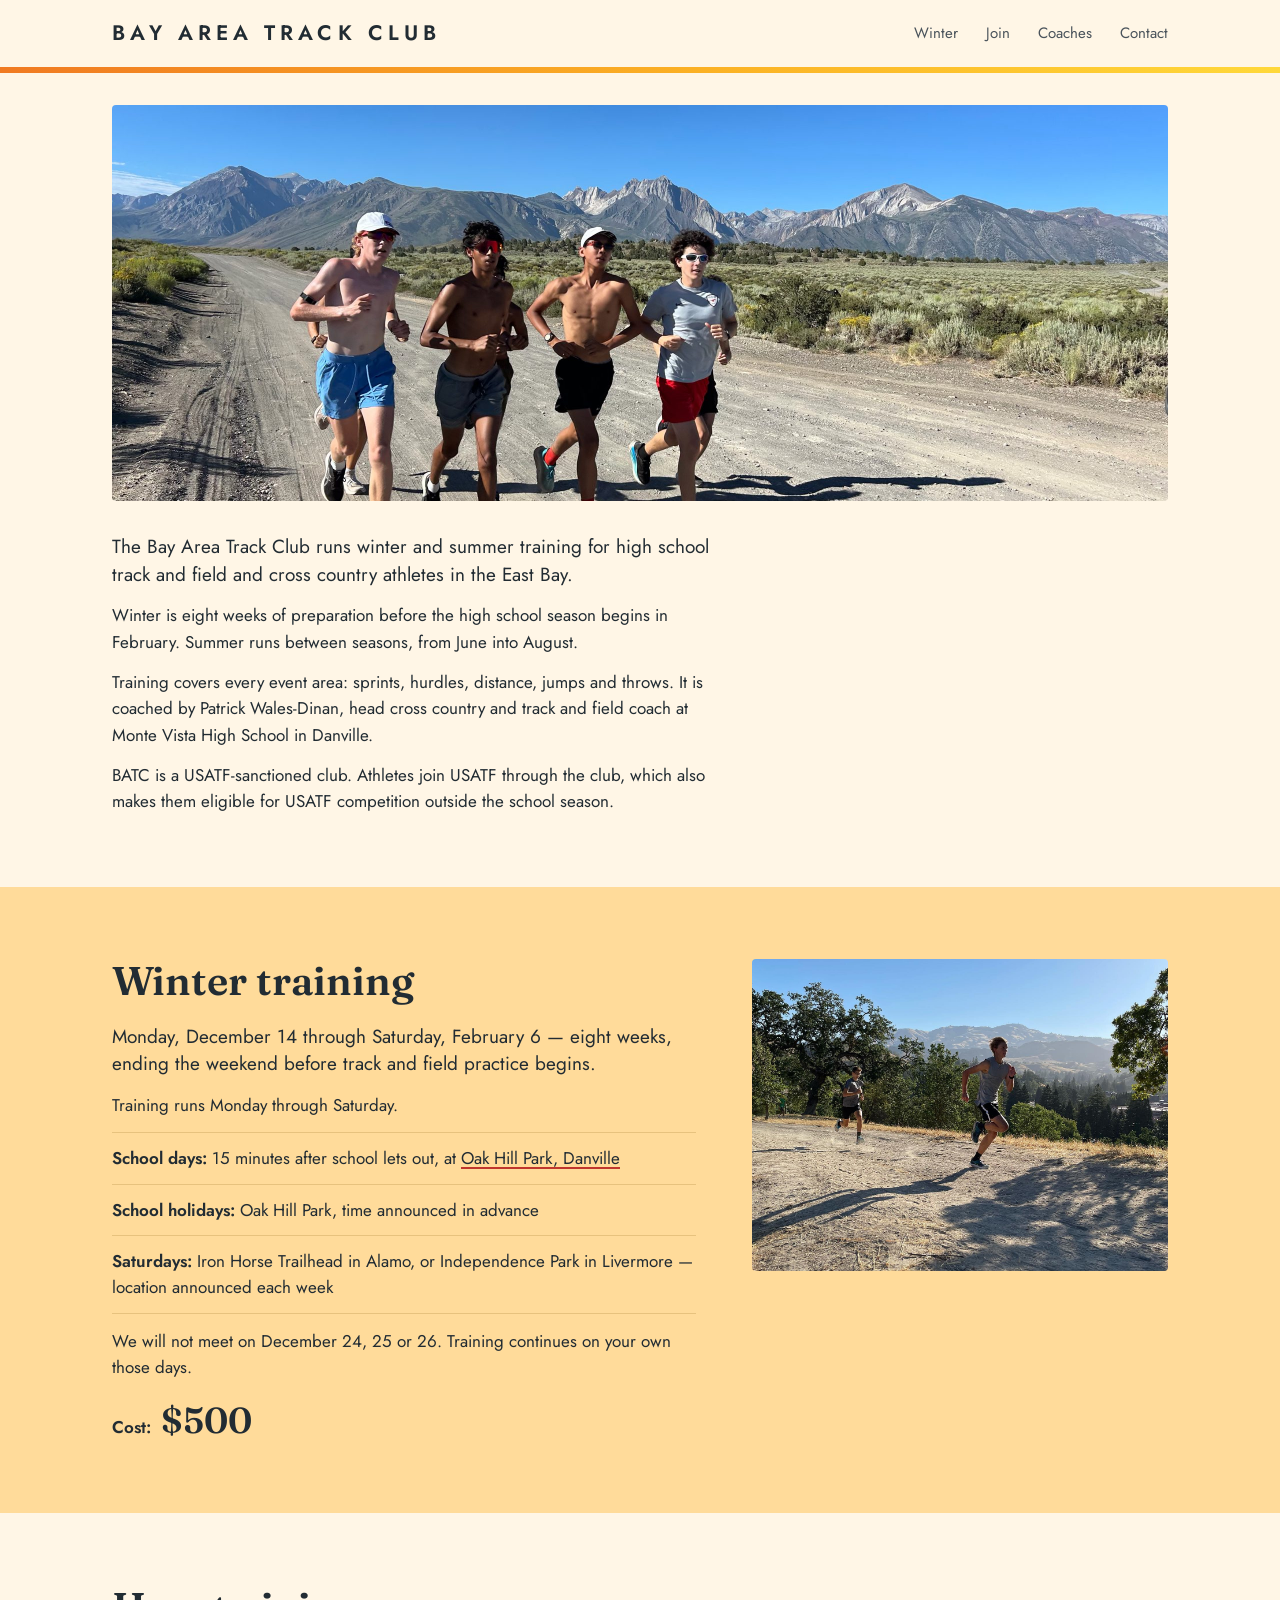
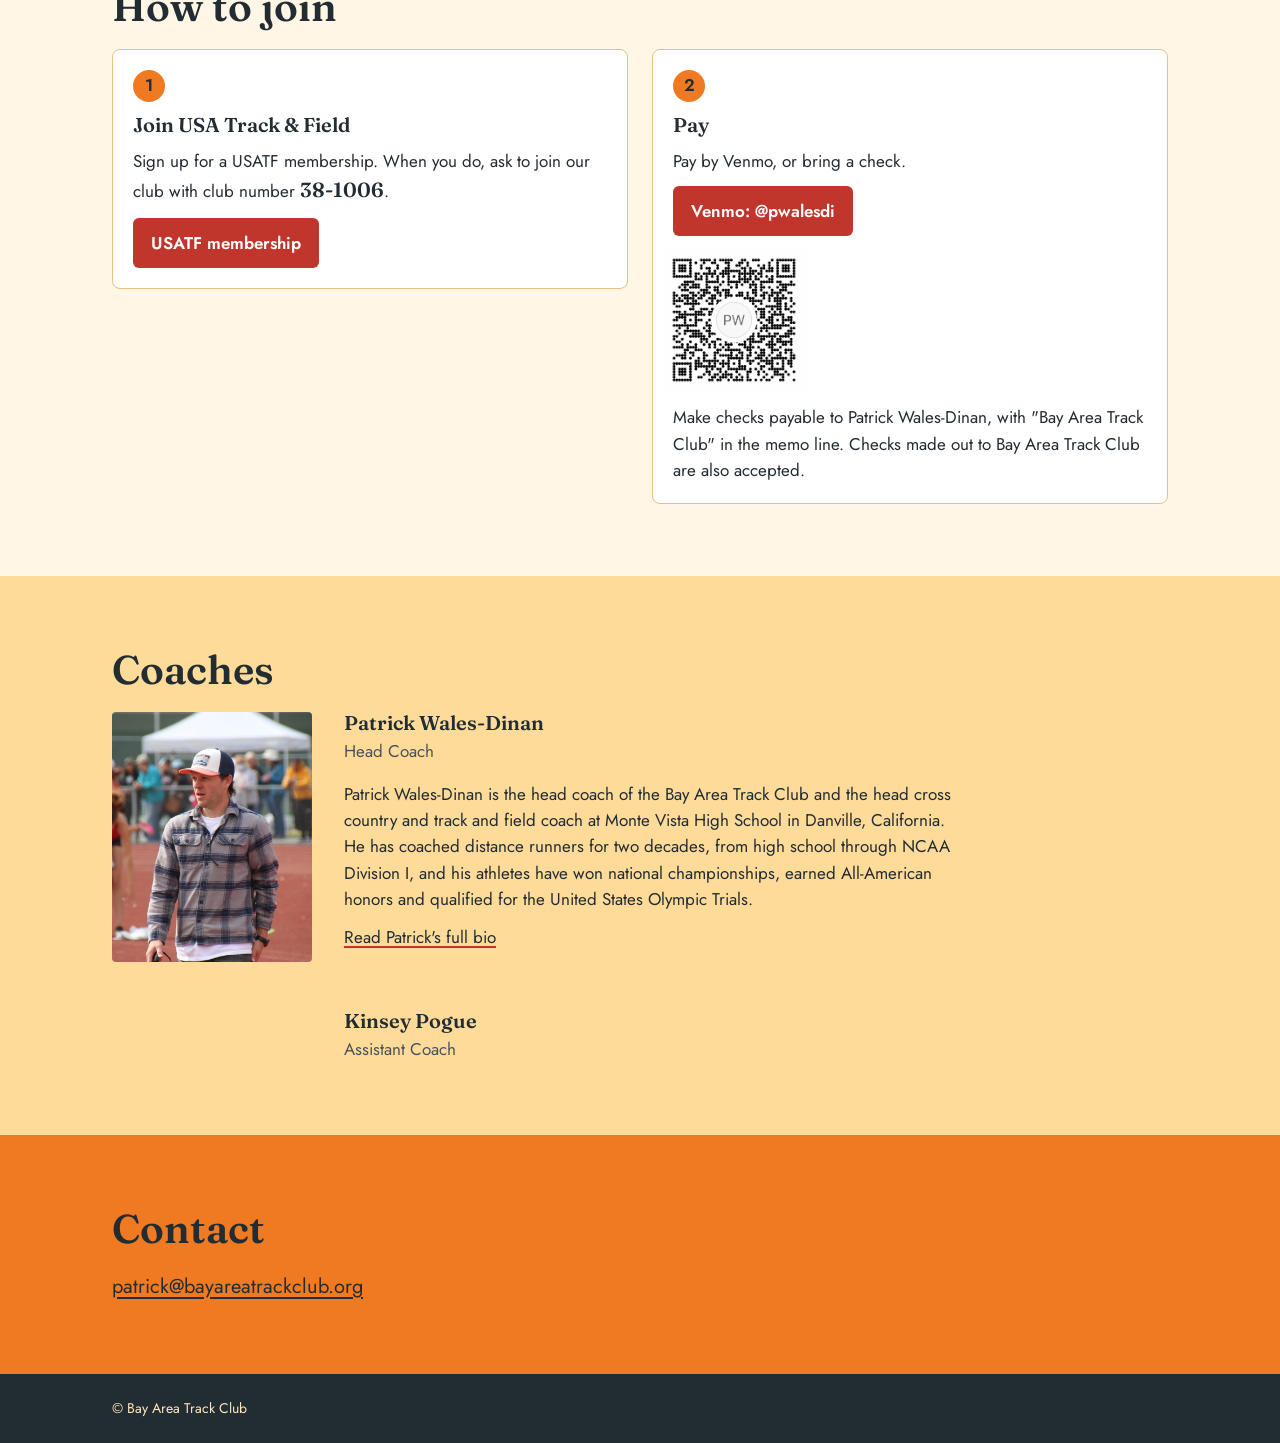
<file: index.html>
<!doctype html>
<html lang="en">
<head>
<meta charset="utf-8">
<meta name="viewport" content="width=device-width, initial-scale=1">
<title>Bay Area Track Club</title>
<meta name="description" content="Winter and summer training for high school athletes in Danville, California, coached by Patrick Wales-Dinan. When it runs, what it costs and how to join.">
<link rel="canonical" href="https://bayareatrackclub.org/">
<!-- Link previews. og:title, og:description and og:url repeat the title, description and canonical above; change them together. -->
<meta property="og:title" content="Bay Area Track Club">
<meta property="og:description" content="Winter and summer training for high school athletes in Danville, California, coached by Patrick Wales-Dinan. When it runs, what it costs and how to join.">
<meta property="og:url" content="https://bayareatrackclub.org/">
<meta property="og:image" content="https://bayareatrackclub.org/images/link-preview.jpg">
<meta property="og:image:width" content="1200">
<meta property="og:image:height" content="630">
<meta property="og:image:alt" content="A group of runners on a dirt road with the Sierra behind them, beside the words Bay Area Track Club">
<meta name="twitter:card" content="summary_large_image">
<meta name="twitter:image" content="https://bayareatrackclub.org/images/link-preview.jpg">
<!-- No favicon, by the owner's decision. The empty icon stops browsers requesting /favicon.ico. -->
<link rel="icon" href="data:,">
<link rel="preload" href="/fonts/jost-latin-400-normal.woff2" as="font" type="font/woff2" crossorigin>
<link rel="preload" href="/fonts/jost-latin-600-normal.woff2" as="font" type="font/woff2" crossorigin>
<link rel="preload" href="/fonts/fraunces-latin-600-normal.woff2" as="font" type="font/woff2" crossorigin>
<link rel="stylesheet" href="/style.css">
</head>
<body>

<header class="site-header">
  <div class="wrap header-inner">
    <h1 class="wordmark"><a href="/">Bay Area Track Club</a></h1>
    <nav class="nav" aria-label="Sections">
      <a href="/#winter">Winter</a>
      <!-- <a href="/#summer">Summer</a> (parked with the Summer section) -->
      <a href="/#join">Join</a>
      <a href="/#coaches">Coaches</a>
      <a href="/#contact">Contact</a>
    </nav>
  </div>
</header>

<main>

  <!-- Phones get the tall crop; 760px and wider get the wide one, matching the hero breakpoint in style.css. Each screen downloads only its own file. -->
  <figure class="hero">
    <picture>
      <source media="(min-width:760px)" srcset="/images/2026-07-sierra-run-hero-wide.jpg" width="2112" height="792">
      <img src="/images/2026-07-sierra-run-hero.jpg" width="1296" height="972" alt="A group of runners on a dirt road through sagebrush, with the Sierra behind them">
    </picture>
  </figure>

  <section id="about" class="section">
    <div class="wrap">
      <div class="col-text">
        <p class="lede">The Bay Area Track Club runs winter and summer training for high school track and field and cross country athletes in the East Bay.</p>
        <p>Winter is eight weeks of preparation before the high school season begins in February. Summer runs between seasons, from June into August.</p>
        <p>Training covers every event area: sprints, hurdles, distance, jumps and throws. It is coached by Patrick Wales-Dinan, head cross country and track and field coach at Monte Vista High School in Danville.</p>
        <p>BATC is a USATF-sanctioned club. Athletes join USATF through the club, which also makes them eligible for USATF competition outside the school season.</p>
      </div>
    </div>
  </section>

  <section id="winter" class="section band">
    <div class="wrap split">
      <div class="col-text">
        <h2>Winter training</h2>
        <p class="lede">Monday, December 14 through Saturday, February 6 — eight weeks, ending the weekend before track and field practice begins.</p>
        <p>Training runs Monday through Saturday.</p>
        <ul class="facts">
          <li><b>School days:</b> 15 minutes after school lets out, at <a href="https://www.google.com/maps/search/?api=1&amp;query=37.843143%2C-121.984186">Oak Hill Park, Danville</a></li>
          <li><b>School holidays:</b> Oak Hill Park, time announced in advance</li>
          <li><b>Saturdays:</b> Iron Horse Trailhead in Alamo, or Independence Park in Livermore — location announced each week</li>
        </ul>
        <p>We will not meet on December 24, 25 or 26. Training continues on your own those days.</p>
        <p class="cost"><b>Cost:</b> <span class="amount">$500</span></p>
      </div>
      <figure class="photo">
        <img src="/images/2021-07-hillside-run.jpg" width="1440" height="1440" loading="lazy" alt="Two runners on a dirt path along an oak-covered hillside, with hills behind them">
      </figure>
    </div>
  </section>

  <!-- PARKED: the Summer section, hidden until the 2027 dates exist. To bring it back, see CLAUDE.md, "Summer section". Restoring means removing this comment wrapper and the one around the Summer menu link on every page.
  <section id="summer" class="section">
    <div class="wrap split">
      <div class="col-text">
        <h2>Summer training</h2>
        <p class="gap"><b class="gap-label">Gap</b> Summer dates.</p>
        <div class="confirm">
          <p class="confirm-label">From the old site · to confirm</p>
          <ul class="facts">
            <li><b>Where:</b> <a href="https://www.google.com/maps/search/?api=1&amp;query=37.843143%2C-121.984186">Oak Hill Park, Danville</a></li>
            <li><b>When:</b> Monday through Saturday, 7:45am</li>
            <li><b>Cost:</b> $500</li>
          </ul>
        </div>
        <p>Selected athletes are invited to a summer training trip to Mammoth Lakes. Cost for 2027 is still to be set.</p>
      </div>
    </div>
  </section>
  END PARKED Summer section -->



  <section id="join" class="section">
    <div class="wrap">
      <h2>How to join</h2>
      <ol class="steps">
        <li>
          <h3>Join USA Track &amp; Field</h3>
          <p>Sign up for a USATF membership. When you do, ask to join our club with club number <strong class="club-no">38-1006</strong>.</p>
          <p><a class="btn" href="https://www.usatf.org/home/top-utility-nav-content/membership">USATF membership</a></p>
        </li>
        <li>
          <h3>Pay</h3>
          <p>Pay by Venmo, or bring a check.</p>
          <p><a class="btn" href="https://venmo.com/u/pwalesdi">Venmo: @pwalesdi</a></p>
          <!-- The QR shows only at 760px and wider. Phones match no <source> and get a 1-pixel inline GIF, so they never fetch the 324 KB PNG. -->
          <figure class="qr">
            <picture>
              <source media="(min-width:760px)" srcset="/images/venmo-qr.png" width="659" height="659">
              <img src="[data-uri]" width="659" height="659" alt="Venmo QR code for Patrick Wales-Dinan, @pwalesdi">
            </picture>
          </figure>
          <p>Make checks payable to Patrick Wales-Dinan, with "Bay Area Track Club" in the memo line. Checks made out to Bay Area Track Club are also accepted.</p>
        </li>
      </ol>
    </div>
  </section>

  <section id="coaches" class="section band">
    <div class="wrap">
      <h2>Coaches</h2>
      <div class="coaches">
        <article class="coach">
          <img class="coach-photo" src="/images/coach-wales-dinan.jpg" width="710" height="887" loading="lazy" alt="Patrick Wales-Dinan">
          <div class="coach-text">
            <h3>Patrick Wales-Dinan</h3>
            <p class="role">Head Coach</p>
            <p class="summary">Patrick Wales-Dinan is the head coach of the Bay Area Track Club and the head cross country and track and field coach at Monte Vista High School in Danville, California. He has coached distance runners for two decades, from high school through NCAA Division I, and his athletes have won national championships, earned All-American honors and qualified for the United States Olympic Trials.</p>
            <p class="more"><a href="/patrick-wales-dinan/">Read Patrick's full bio</a></p>
          </div>
        </article>
        <article class="coach no-photo">
          <div class="coach-text">
            <h3>Kinsey Pogue</h3>
            <p class="role">Assistant Coach</p>
          </div>
        </article>
      </div>
    </div>
  </section>

  <section id="contact" class="section band-deep">
    <div class="wrap">
      <h2>Contact</h2>
      <p class="contact-email"><a href="mailto:patrick@bayareatrackclub.org">patrick@bayareatrackclub.org</a></p>
    </div>
  </section>

</main>

<footer class="site-footer">
  <div class="wrap">
    <p>© Bay Area Track Club</p>
  </div>
</footer>

</body>
</html>
</file>
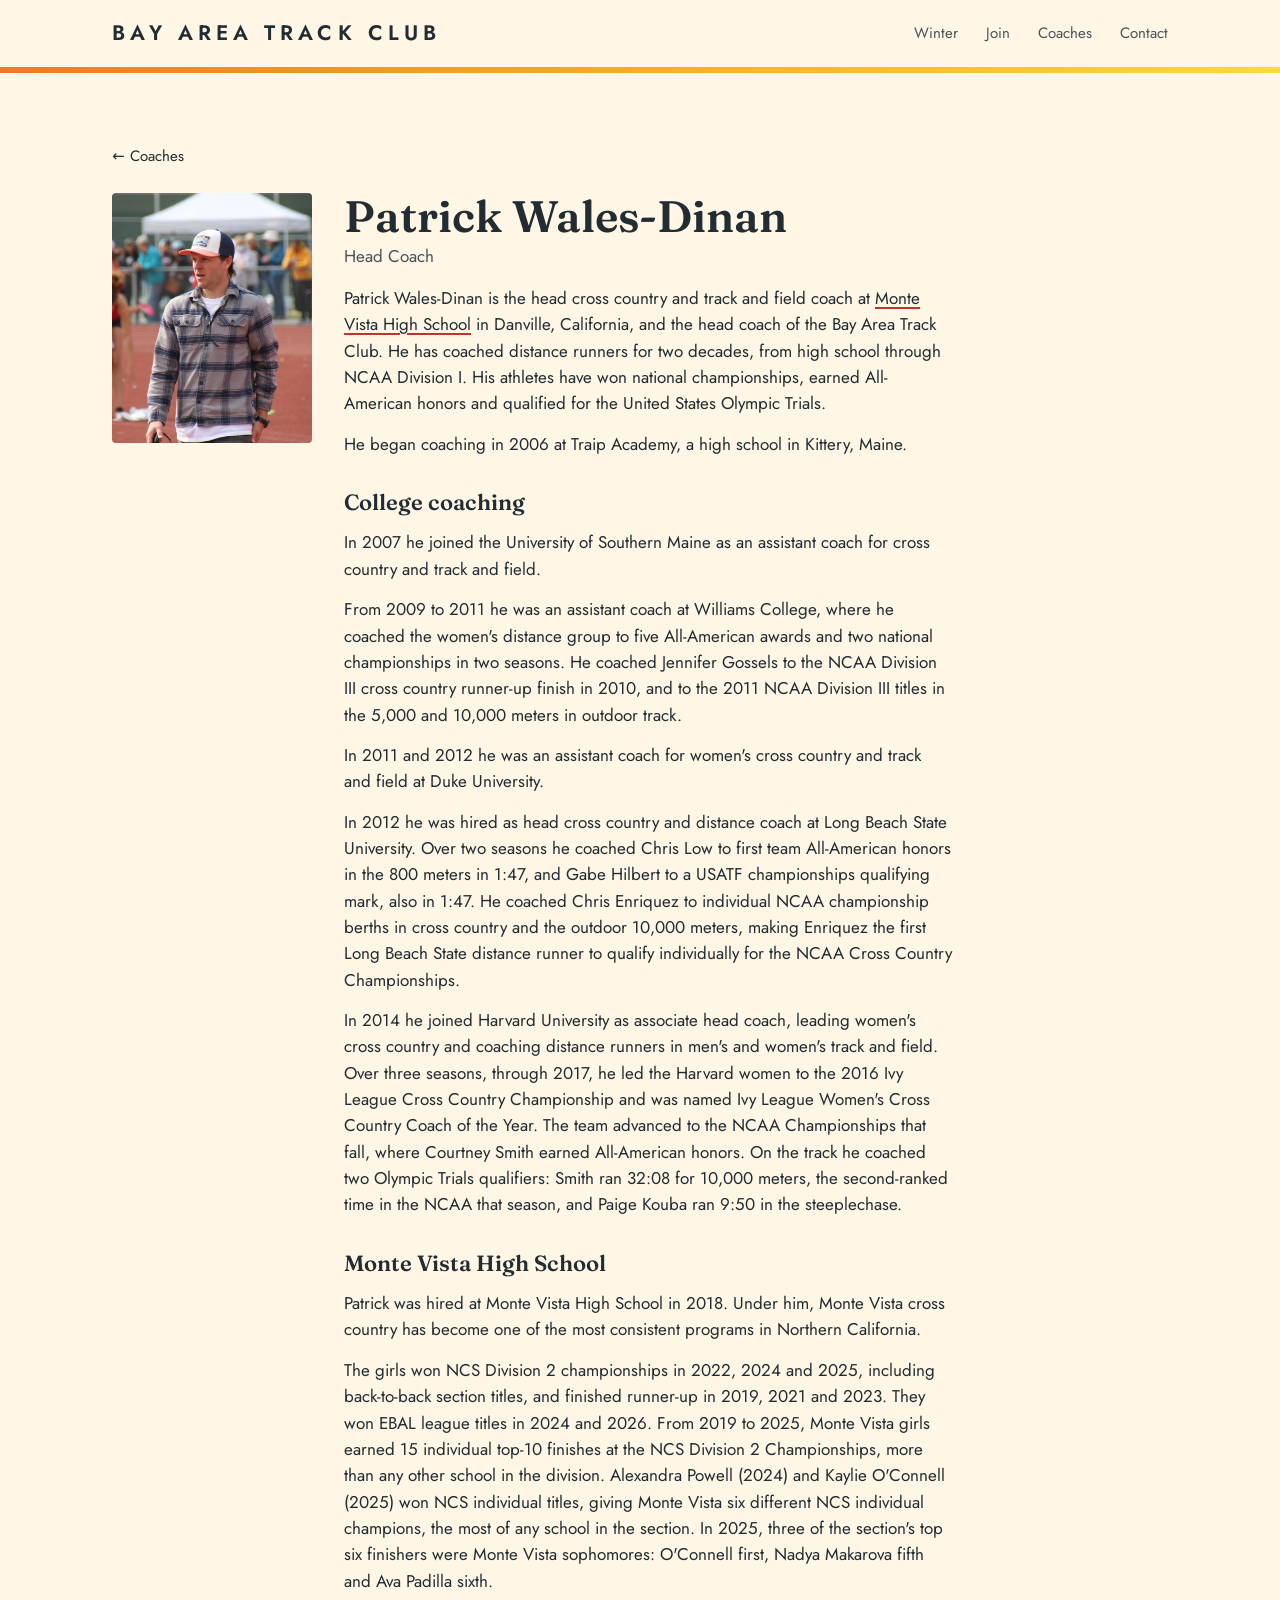
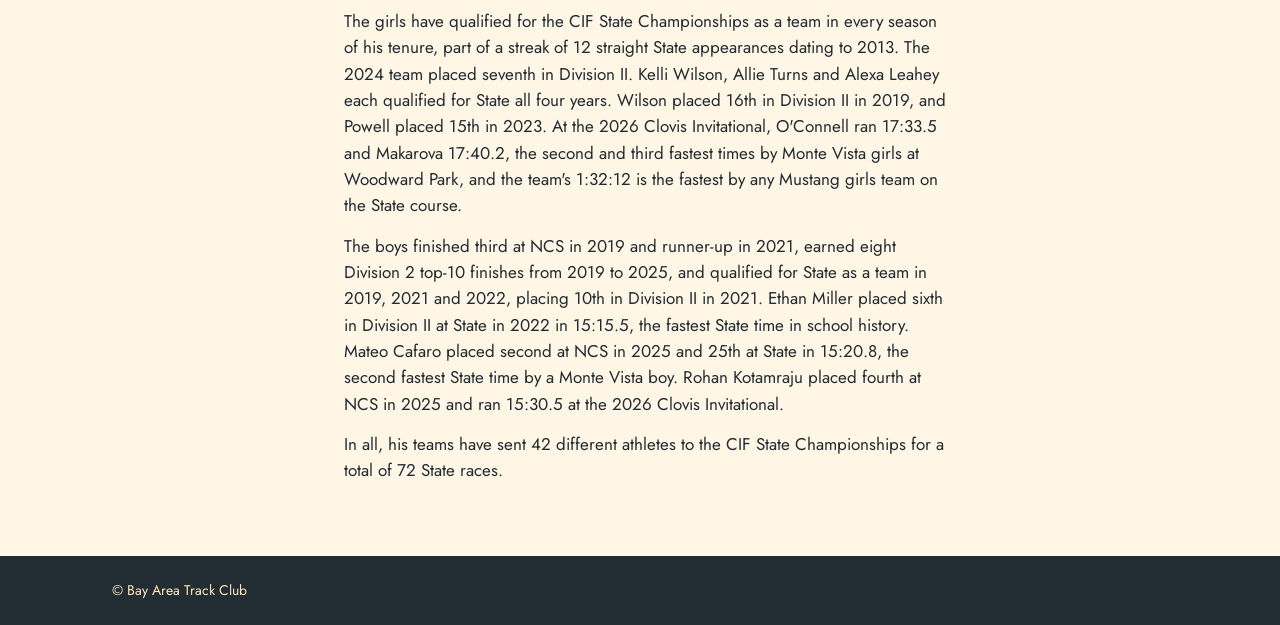
<file: patrick-wales-dinan/index.html>
<!doctype html>
<html lang="en">
<head>
<meta charset="utf-8">
<meta name="viewport" content="width=device-width, initial-scale=1">
<title>Patrick Wales-Dinan | Head Coach, Bay Area Track Club</title>
<meta name="description" content="Patrick Wales-Dinan, head coach of the Bay Area Track Club, has coached distance runners for two decades, from high school through NCAA Division I.">
<link rel="canonical" href="https://bayareatrackclub.org/patrick-wales-dinan/">
<!-- Link previews. og:title, og:description and og:url repeat the title, description and canonical above; change them together. -->
<meta property="og:title" content="Patrick Wales-Dinan | Head Coach, Bay Area Track Club">
<meta property="og:description" content="Patrick Wales-Dinan, head coach of the Bay Area Track Club, has coached distance runners for two decades, from high school through NCAA Division I.">
<meta property="og:url" content="https://bayareatrackclub.org/patrick-wales-dinan/">
<meta property="og:image" content="https://bayareatrackclub.org/images/link-preview.jpg">
<meta property="og:image:width" content="1200">
<meta property="og:image:height" content="630">
<meta property="og:image:alt" content="A group of runners on a dirt road with the Sierra behind them, beside the words Bay Area Track Club">
<meta name="twitter:card" content="summary_large_image">
<meta name="twitter:image" content="https://bayareatrackclub.org/images/link-preview.jpg">
<!-- No favicon, by the owner's decision. The empty icon stops browsers requesting /favicon.ico. -->
<link rel="icon" href="data:,">
<link rel="preload" href="/fonts/jost-latin-400-normal.woff2" as="font" type="font/woff2" crossorigin>
<link rel="preload" href="/fonts/jost-latin-600-normal.woff2" as="font" type="font/woff2" crossorigin>
<link rel="preload" href="/fonts/fraunces-latin-600-normal.woff2" as="font" type="font/woff2" crossorigin>
<link rel="stylesheet" href="/style.css">
</head>
<body>

<header class="site-header">
  <div class="wrap header-inner">
    <p class="wordmark"><a href="/">Bay Area Track Club</a></p>
    <nav class="nav" aria-label="Sections">
      <a href="/#winter">Winter</a>
      <!-- <a href="/#summer">Summer</a> (parked with the Summer section) -->
      <a href="/#join">Join</a>
      <a href="/#coaches">Coaches</a>
      <a href="/#contact">Contact</a>
    </nav>
  </div>
</header>

<main class="section">
  <div class="wrap">
    <p class="back"><a href="/#coaches">← Coaches</a></p>
    <article class="coach coach-page">
      <img class="coach-photo" src="/images/coach-wales-dinan.jpg" width="710" height="887" alt="Patrick Wales-Dinan">
      <div class="coach-text">
        <h1>Patrick Wales-Dinan</h1>
        <p class="role">Head Coach</p>
        <div class="bio">
          <p>Patrick Wales-Dinan is the head cross country and track and field coach at <a href="https://montevistaxc.com/team/patrick-wales-dinan/">Monte Vista High School</a> in Danville, California, and the head coach of the Bay Area Track Club. He has coached distance runners for two decades, from high school through NCAA Division I. His athletes have won national championships, earned All-American honors and qualified for the United States Olympic Trials.</p>
          <p>He began coaching in 2006 at Traip Academy, a high school in Kittery, Maine.</p>
          <h2>College coaching</h2>
          <p>In 2007 he joined the University of Southern Maine as an assistant coach for cross country and track and field.</p>
          <p>From 2009 to 2011 he was an assistant coach at Williams College, where he coached the women's distance group to five All-American awards and two national championships in two seasons. He coached Jennifer Gossels to the NCAA Division III cross country runner-up finish in 2010, and to the 2011 NCAA Division III titles in the 5,000 and 10,000 meters in outdoor track.</p>
          <p>In 2011 and 2012 he was an assistant coach for women's cross country and track and field at Duke University.</p>
          <p>In 2012 he was hired as head cross country and distance coach at Long Beach State University. Over two seasons he coached Chris Low to first team All-American honors in the 800 meters in 1:47, and Gabe Hilbert to a USATF championships qualifying mark, also in 1:47. He coached Chris Enriquez to individual NCAA championship berths in cross country and the outdoor 10,000 meters, making Enriquez the first Long Beach State distance runner to qualify individually for the NCAA Cross Country Championships.</p>
          <p>In 2014 he joined Harvard University as associate head coach, leading women's cross country and coaching distance runners in men's and women's track and field. Over three seasons, through 2017, he led the Harvard women to the 2016 Ivy League Cross Country Championship and was named Ivy League Women's Cross Country Coach of the Year. The team advanced to the NCAA Championships that fall, where Courtney Smith earned All-American honors. On the track he coached two Olympic Trials qualifiers: Smith ran 32:08 for 10,000 meters, the second-ranked time in the NCAA that season, and Paige Kouba ran 9:50 in the steeplechase.</p>
          <h2>Monte Vista High School</h2>
          <p>Patrick was hired at Monte Vista High School in 2018. Under him, Monte Vista cross country has become one of the most consistent programs in Northern California.</p>
          <p>The girls won NCS Division 2 championships in 2022, 2024 and 2025, including back-to-back section titles, and finished runner-up in 2019, 2021 and 2023. They won EBAL league titles in 2024 and 2026. From 2019 to 2025, Monte Vista girls earned 15 individual top-10 finishes at the NCS Division 2 Championships, more than any other school in the division. Alexandra Powell (2024) and Kaylie O'Connell (2025) won NCS individual titles, giving Monte Vista six different NCS individual champions, the most of any school in the section. In 2025, three of the section's top six finishers were Monte Vista sophomores: O'Connell first, Nadya Makarova fifth and Ava Padilla sixth.</p>
          <p>The girls have qualified for the CIF State Championships as a team in every season of his tenure, part of a streak of 12 straight State appearances dating to 2013. The 2024 team placed seventh in Division II. Kelli Wilson, Allie Turns and Alexa Leahey each qualified for State all four years. Wilson placed 16th in Division II in 2019, and Powell placed 15th in 2023. At the 2026 Clovis Invitational, O'Connell ran 17:33.5 and Makarova 17:40.2, the second and third fastest times by Monte Vista girls at Woodward Park, and the team's 1:32:12 is the fastest by any Mustang girls team on the State course.</p>
          <p>The boys finished third at NCS in 2019 and runner-up in 2021, earned eight Division 2 top-10 finishes from 2019 to 2025, and qualified for State as a team in 2019, 2021 and 2022, placing 10th in Division II in 2021. Ethan Miller placed sixth in Division II at State in 2022 in 15:15.5, the fastest State time in school history. Mateo Cafaro placed second at NCS in 2025 and 25th at State in 15:20.8, the second fastest State time by a Monte Vista boy. Rohan Kotamraju placed fourth at NCS in 2025 and ran 15:30.5 at the 2026 Clovis Invitational.</p>
          <p>In all, his teams have sent 42 different athletes to the CIF State Championships for a total of 72 State races.</p>
        </div>
      </div>
    </article>
  </div>
</main>

<footer class="site-footer">
  <div class="wrap">
    <p>© Bay Area Track Club</p>
  </div>
</footer>

</body>
</html>
</file>
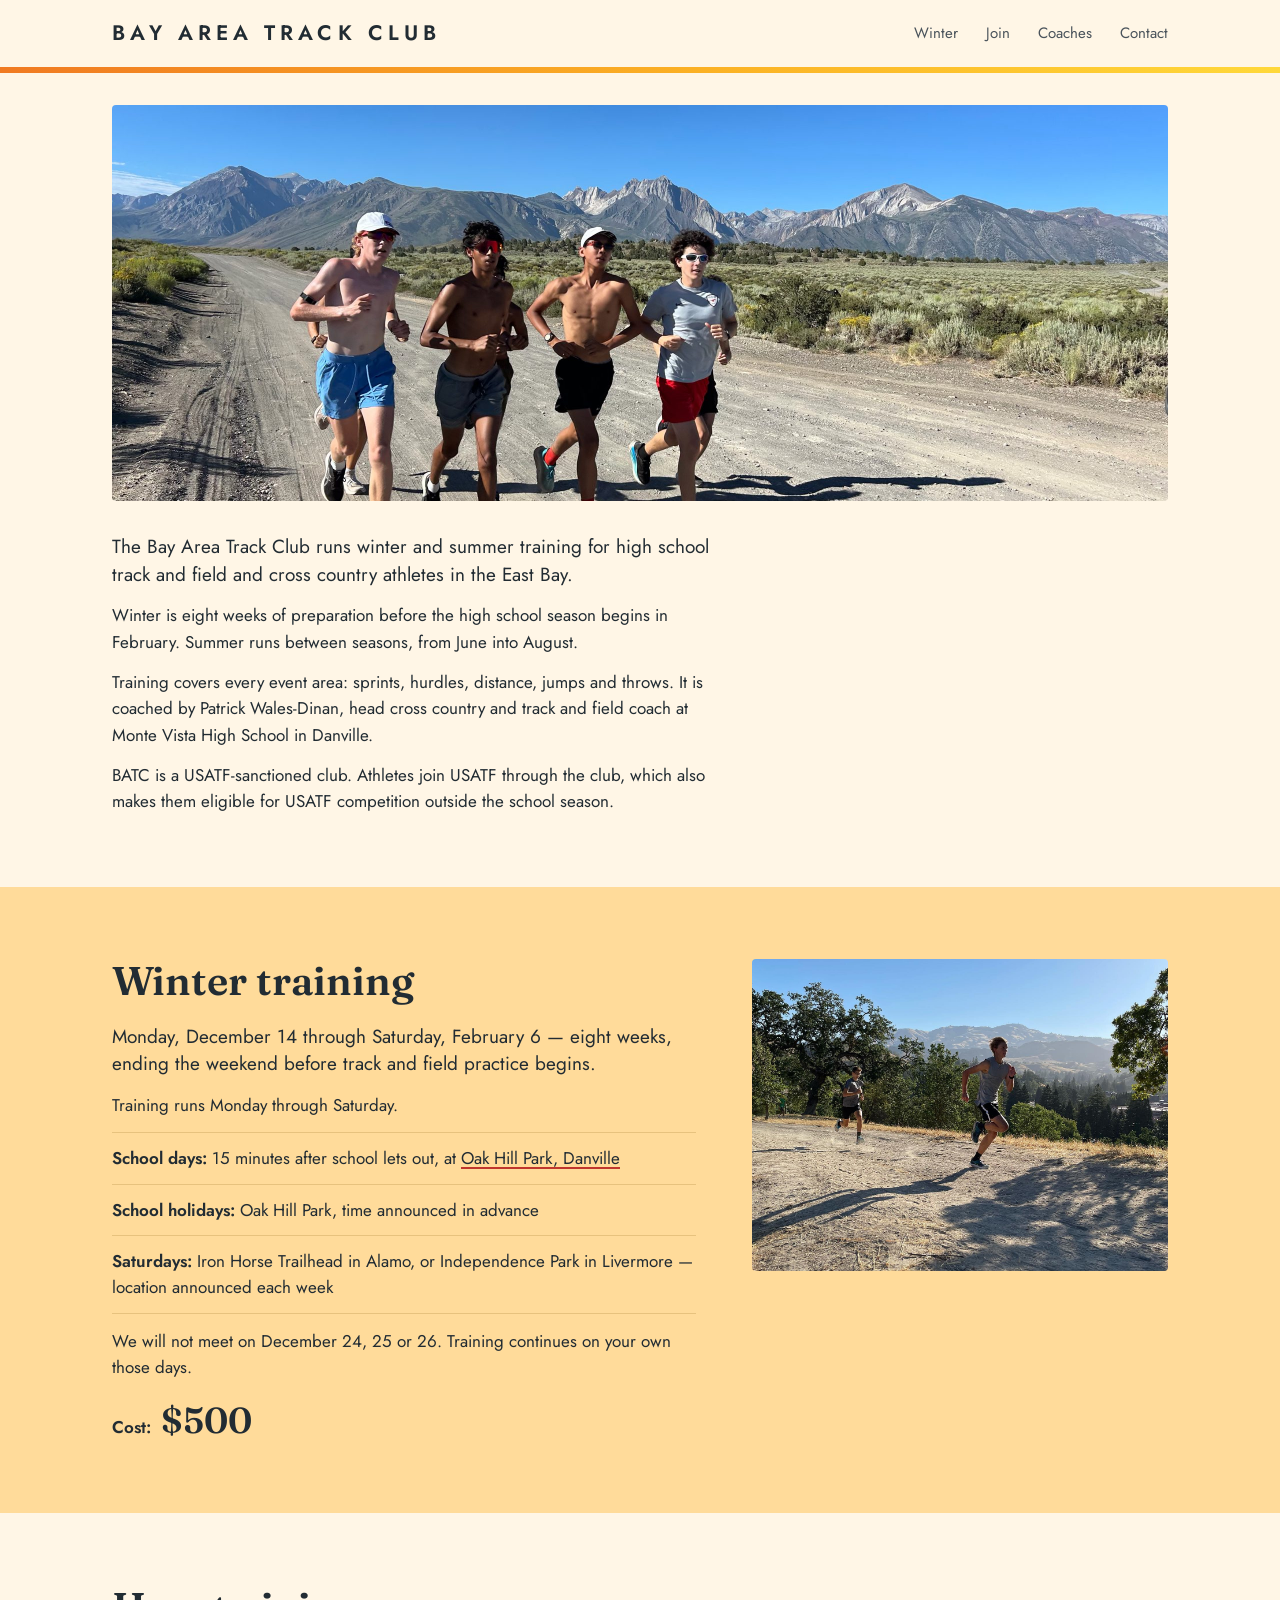
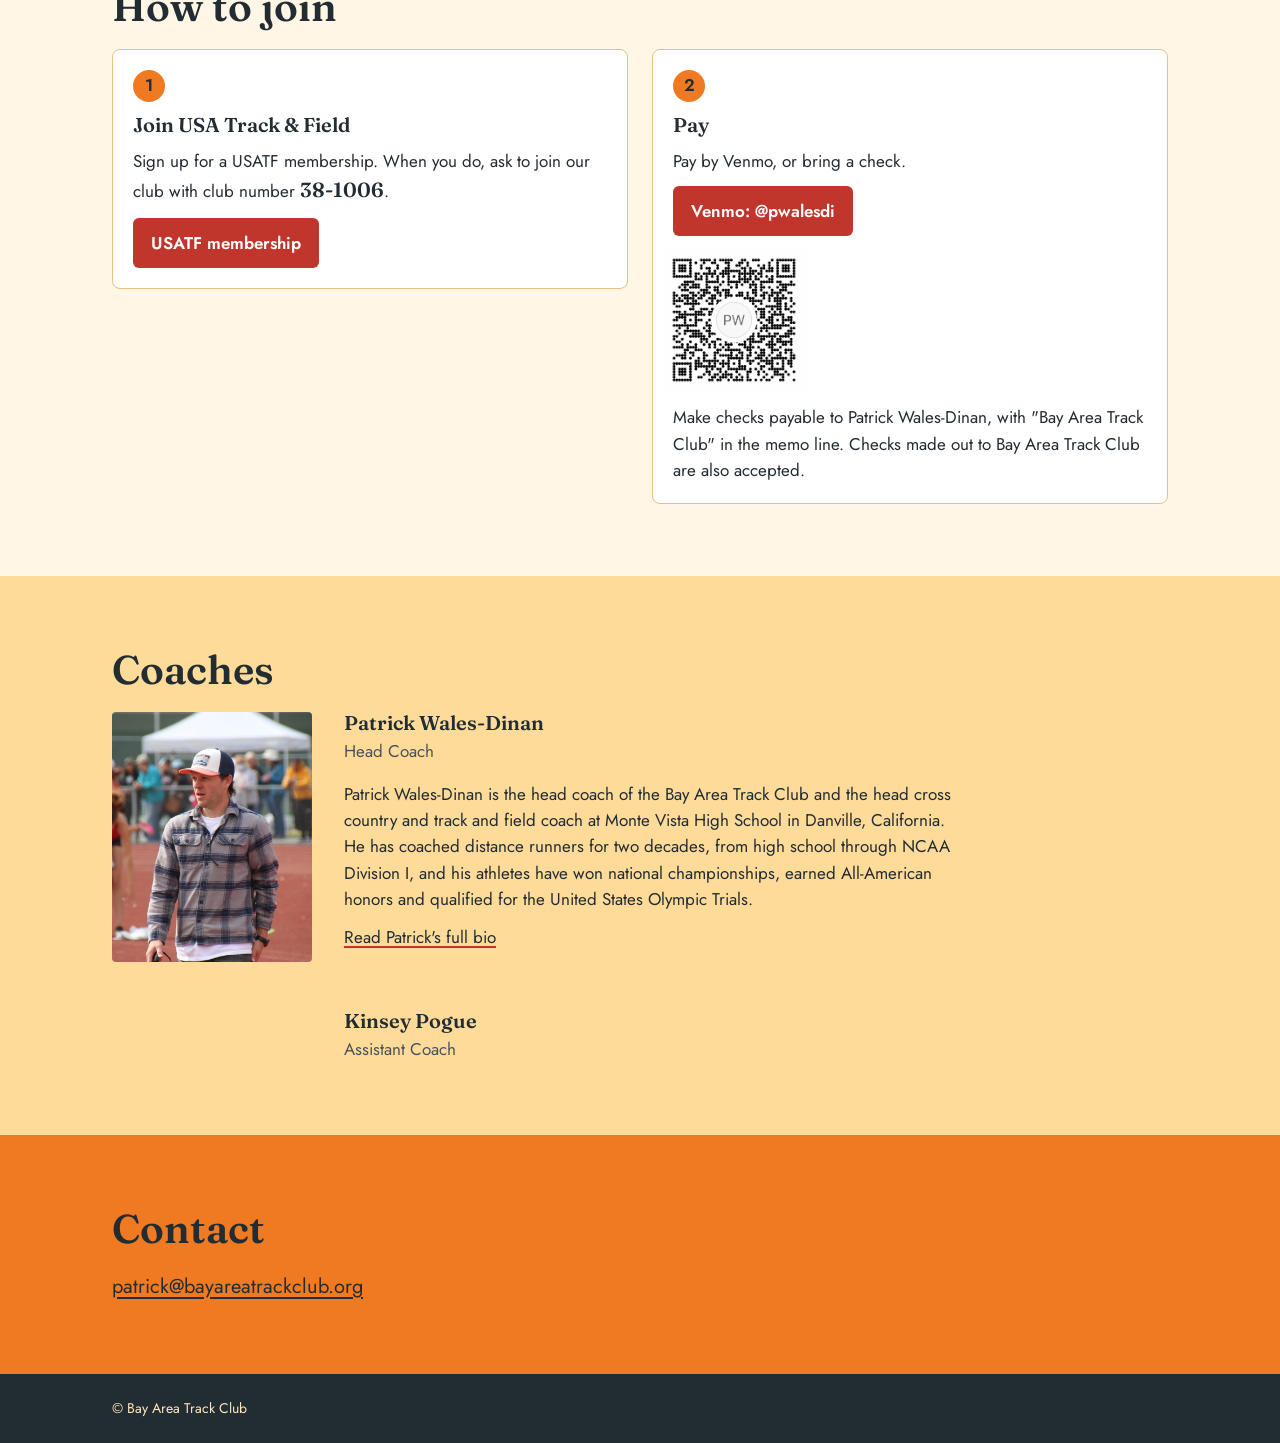
<file: about-batc.html>
<!doctype html>
<html lang="en">
<head>
<meta charset="utf-8">
<meta name="viewport" content="width=device-width, initial-scale=1">
<title>About BATC has moved</title>
<link rel="canonical" href="https://bayareatrackclub.org/">
<meta http-equiv="refresh" content="0; url=/#about">
</head>
<body>
<p>This page has moved: <a href="/#about">About BATC, bayareatrackclub.org/#about</a></p>
</body>
</html>
</file>
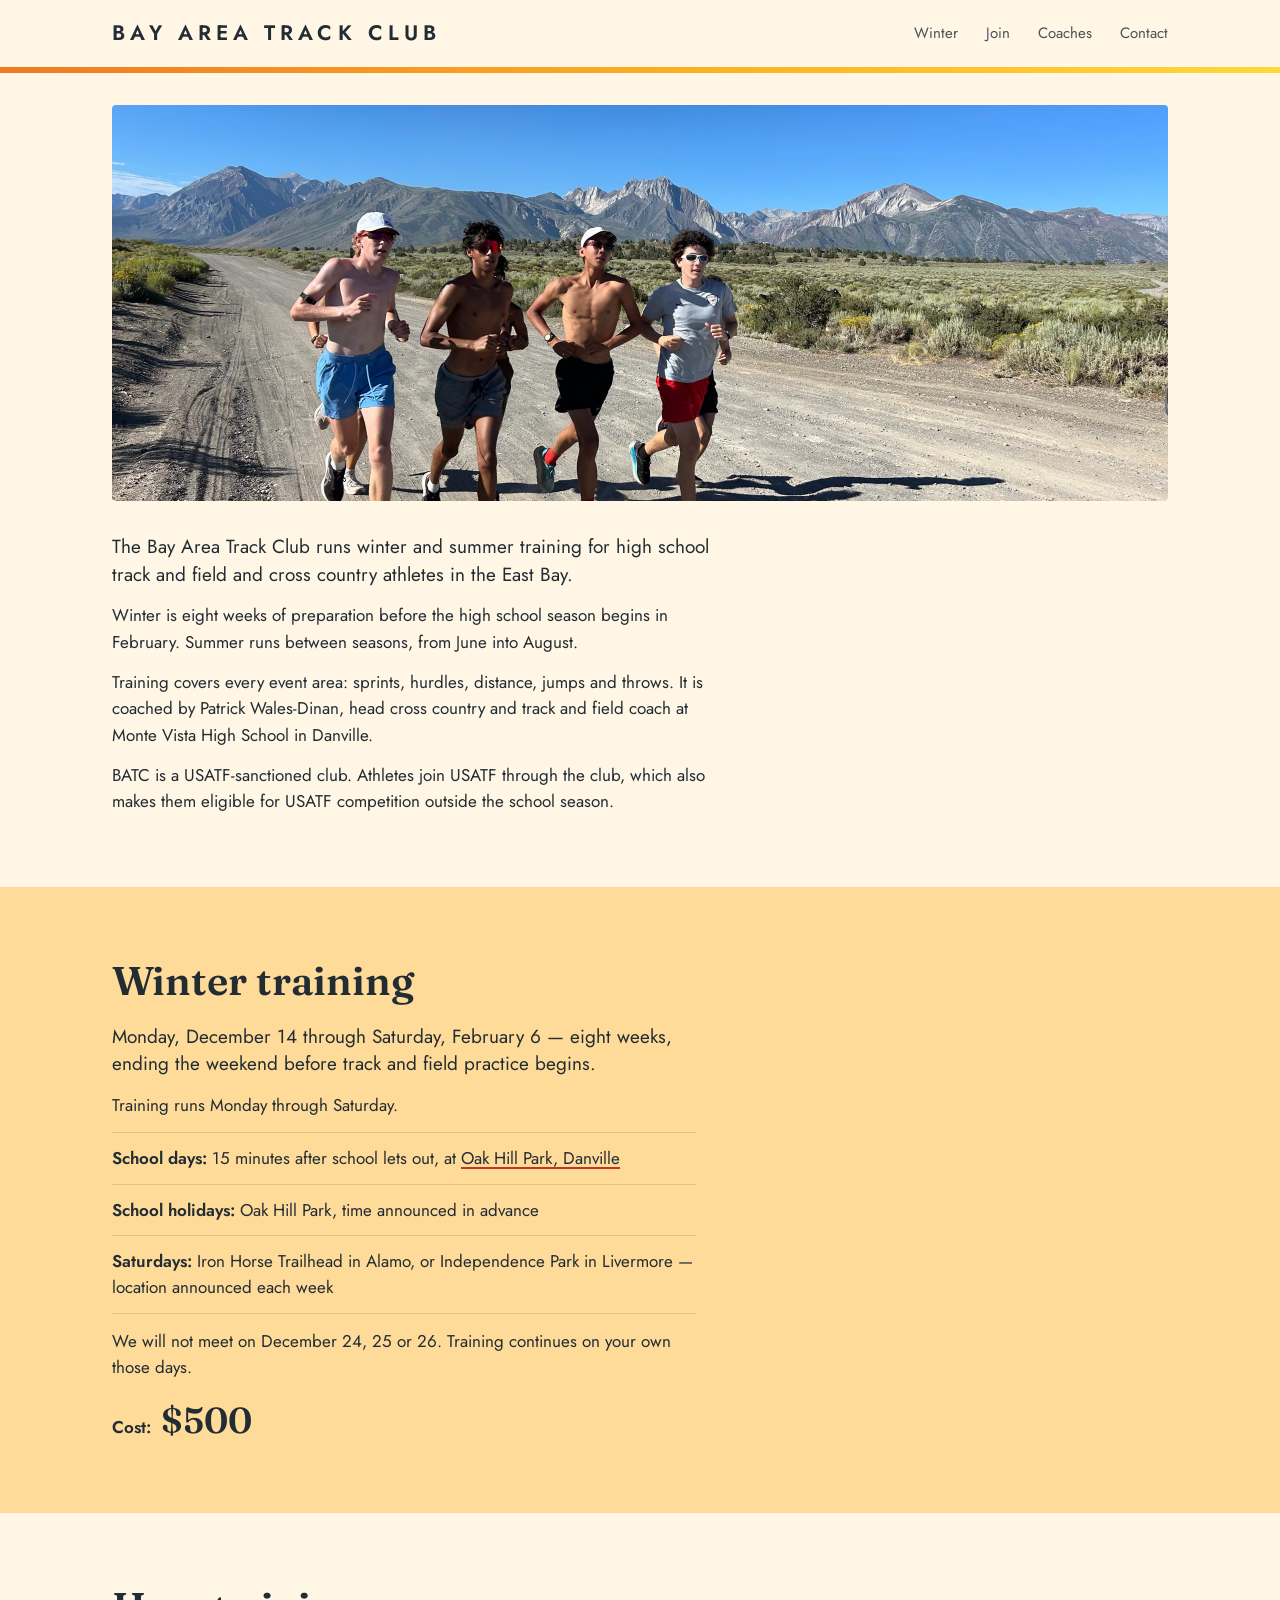
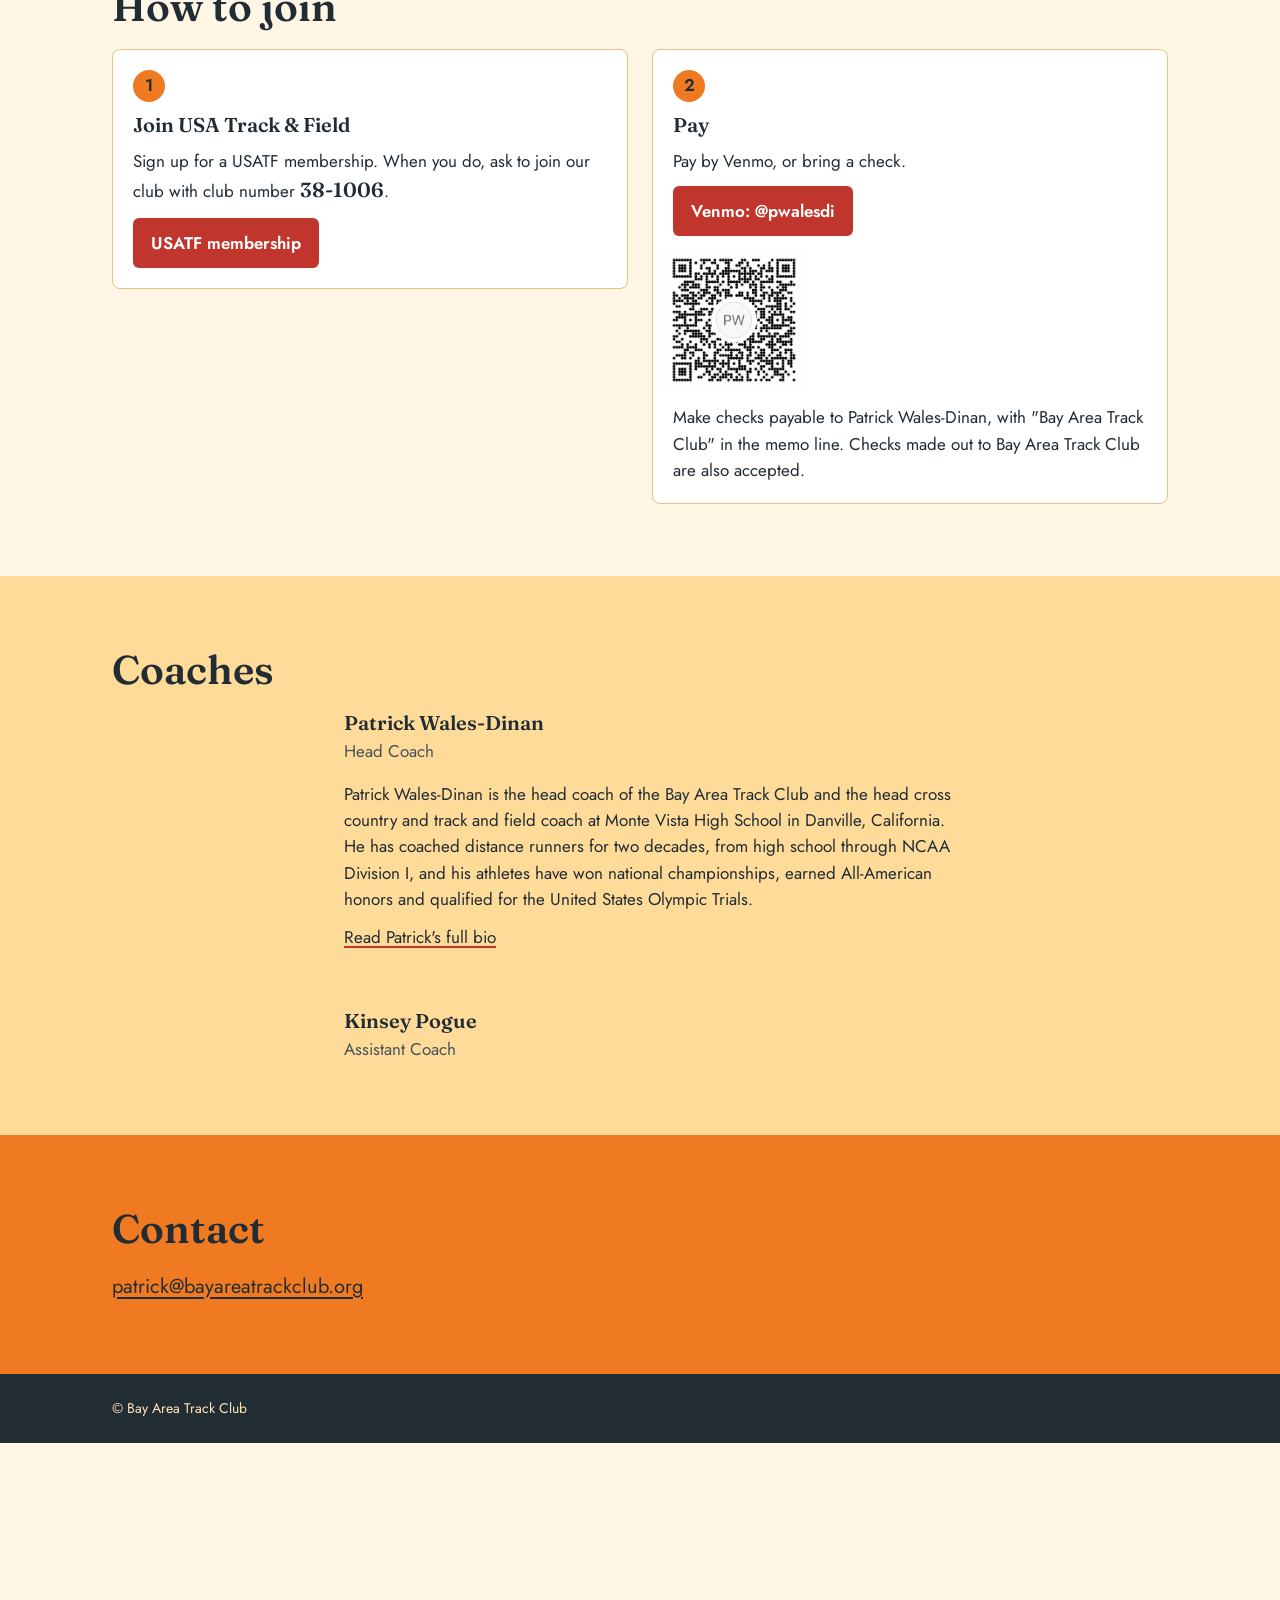
<file: coaches.html>
<!doctype html>
<html lang="en">
<head>
<meta charset="utf-8">
<meta name="viewport" content="width=device-width, initial-scale=1">
<title>Coaches has moved</title>
<link rel="canonical" href="https://bayareatrackclub.org/">
<meta http-equiv="refresh" content="0; url=/#coaches">
</head>
<body>
<p>This page has moved: <a href="/#coaches">Coaches, bayareatrackclub.org/#coaches</a></p>
</body>
</html>
</file>
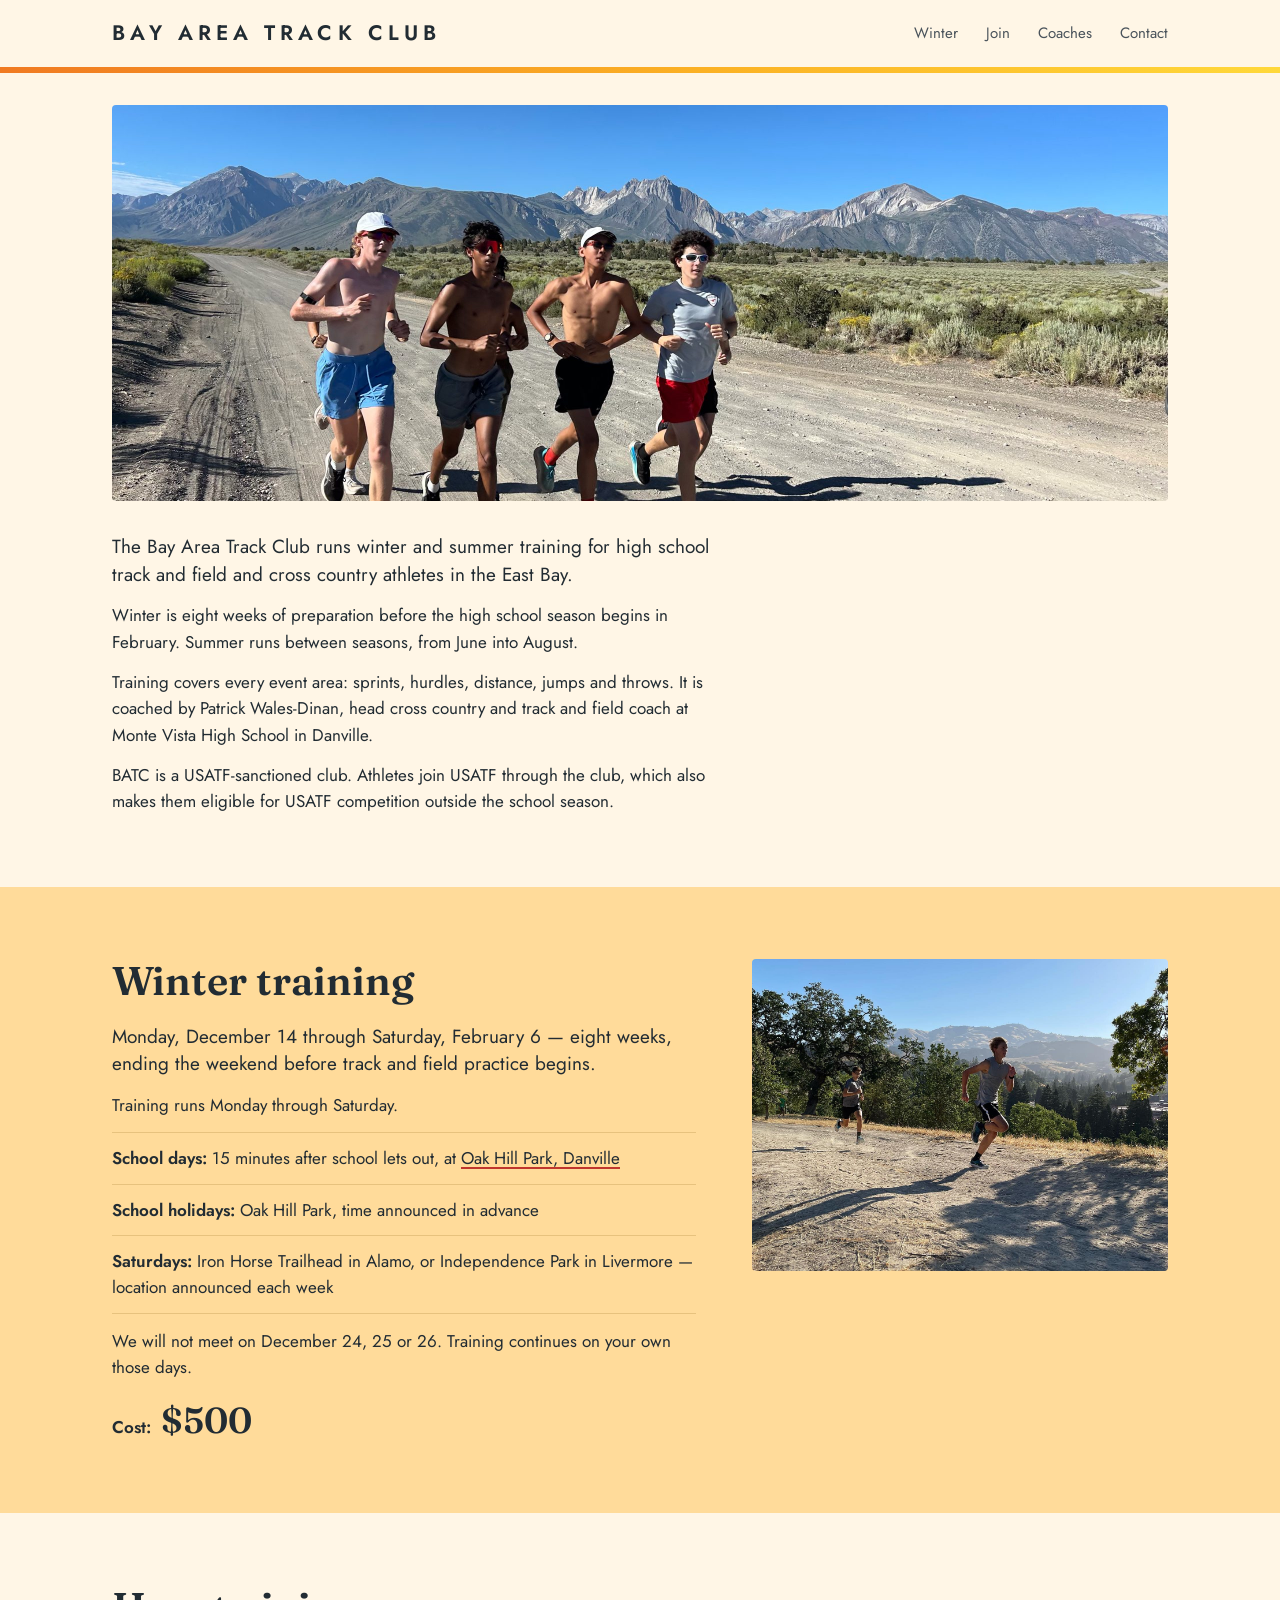
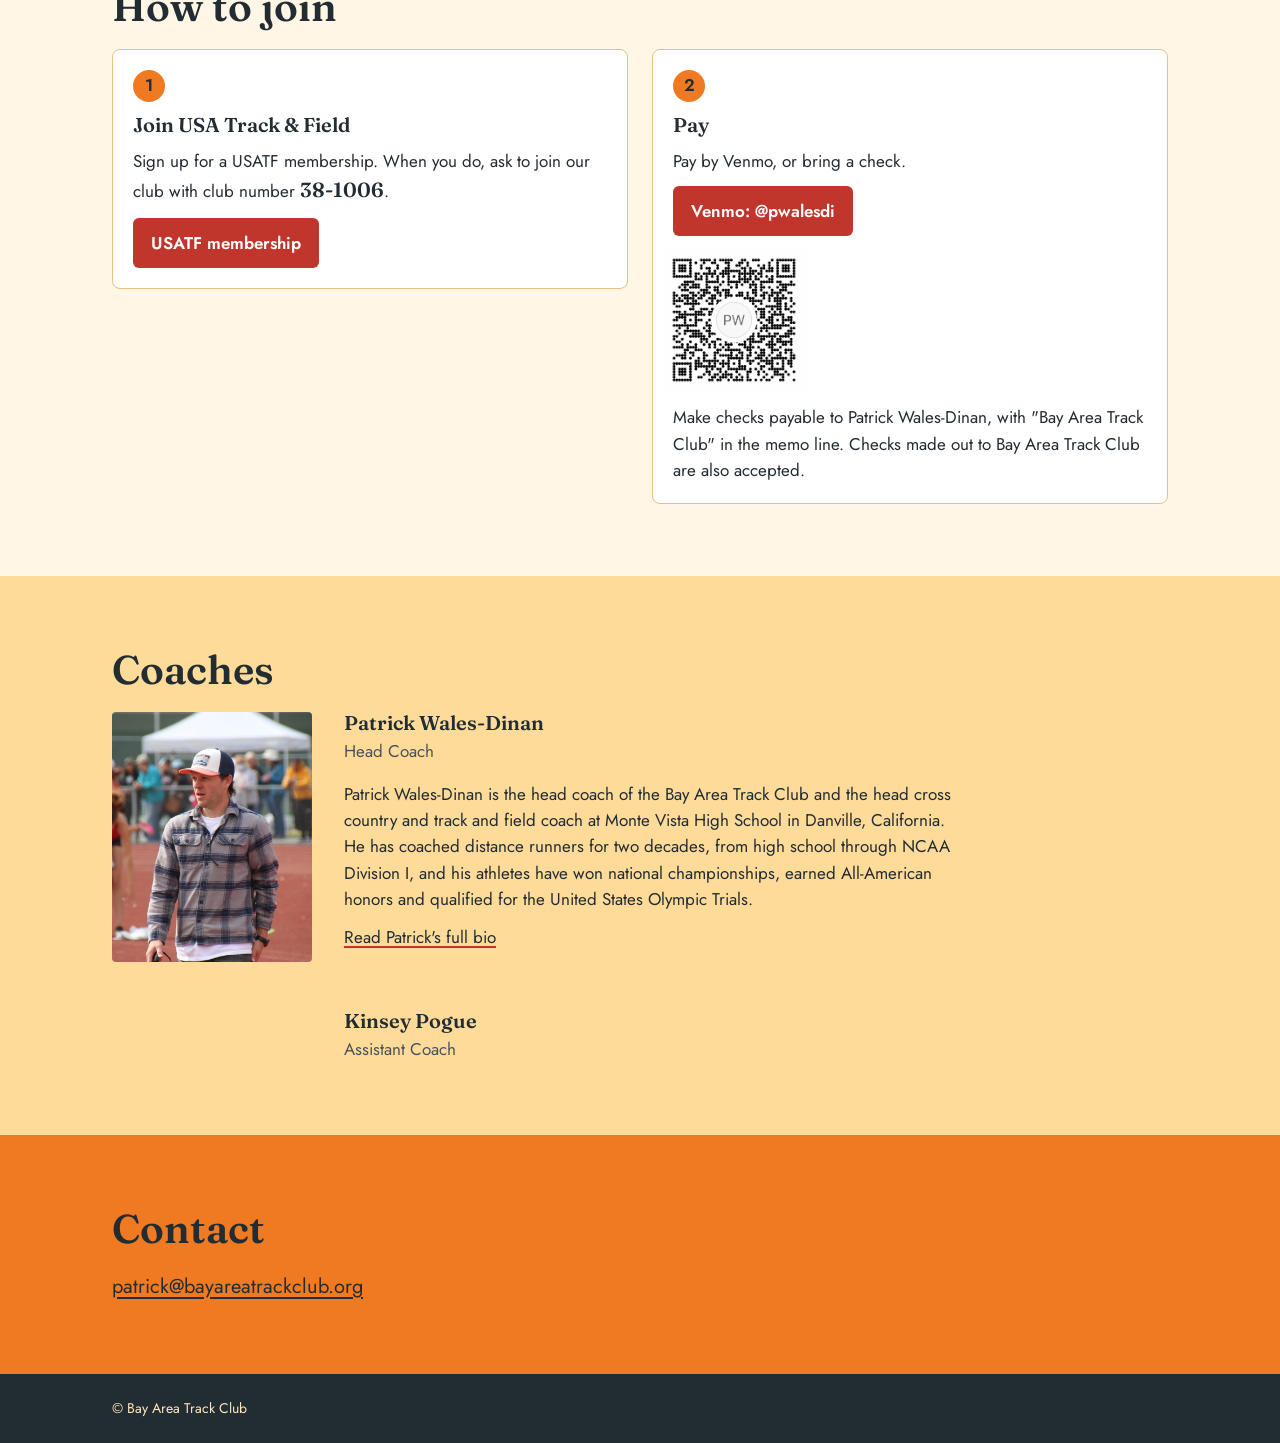
<file: sign-up.html>
<!doctype html>
<html lang="en">
<head>
<meta charset="utf-8">
<meta name="viewport" content="width=device-width, initial-scale=1">
<title>Summer Program Sign Up has moved</title>
<link rel="canonical" href="https://bayareatrackclub.org/">
<meta http-equiv="refresh" content="0; url=/#join">
</head>
<body>
<p>This page has moved: <a href="/#join">How to join, bayareatrackclub.org/#join</a></p>
</body>
</html>
</file>
<file: style.css>
/* Bay Area Track Club — the only stylesheet. Phone layout first; wider layouts in min-width queries. */

/* Fonts: self-hosted latin subsets from @fontsource 5.3.0, SIL OFL 1.1 (licences in /fonts/). Only these three files exist: add a weight here before using it. */
@font-face{font-family:"Fraunces";src:url("/fonts/fraunces-latin-600-normal.woff2") format("woff2");font-weight:600;font-style:normal;font-display:swap}
@font-face{font-family:"Jost";src:url("/fonts/jost-latin-400-normal.woff2") format("woff2");font-weight:400;font-style:normal;font-display:swap}
@font-face{font-family:"Jost";src:url("/fonts/jost-latin-600-normal.woff2") format("woff2");font-weight:600;font-style:normal;font-display:swap}

:root{
  /* Sunset palette, after the old site's banner: deep orange through amber to yellow, a strong red as the accent, dark slate for type.
     Contrast ratios are in README.md, "Colours". */
  --paper:#FFF6E6;       /* page ground */
  --band:#FFDB9A;        /* light amber: alternate sections */
  --sun-orange:#F07A22;  /* deep orange: the Contact band, step numbers */
  --sun-amber:#FBB124;   /* amber */
  --sun-yellow:#FFD83A;  /* yellow: a highlight only, never carries text */
  --card:#ffffff;
  --line:#E7C27E;
  --ink:#222C33;         /* dark slate: all type */
  --ink-2:#4A535B;       /* secondary slate; never on deep orange */
  --accent:#C0362C;      /* red: buttons, link underlines, focus rings. Never on deep orange */
  --accent-ink:#9E2B22;  /* red for text (link hover) */
  --on-accent:#ffffff;
  --footer-ink:#FFE6BA;

  /* Draft markers. Nothing goes live while any are on the page. */
  --gap-bg:#FFF3BF;
  --gap-line:#B07D00;
  --gap-ink:#553F00;
  --confirm-bg:#F3EFFC;
  --confirm-line:#6A4DB8;

  /* Jost, set wide in capitals, for the wordmark; Fraunces for headings and figures; Jost for everything else. */
  --display:"Fraunces",Georgia,"Times New Roman",serif;
  --text:"Jost",system-ui,-apple-system,"Segoe UI",Roboto,"Helvetica Neue",Arial,sans-serif;
  --mono:ui-monospace,"SFMono-Regular",Menlo,monospace;

  --gutter:16px;
  --maxw:1120px;
  --measure:38rem;
  color-scheme:light;
}
@media (min-width:760px){:root{--gutter:32px}}

*,*::before,*::after{box-sizing:border-box}
html{-webkit-text-size-adjust:100%;scroll-behavior:smooth}
@media (prefers-reduced-motion:reduce){html{scroll-behavior:auto}}
body{margin:0;background:var(--paper);color:var(--ink);font-family:var(--text);font-size:17px;line-height:1.55}
img{display:block;max-width:100%;height:auto}
a{color:var(--ink);text-decoration-color:var(--accent);text-decoration-thickness:2px;text-underline-offset:.18em}
a:hover{color:var(--accent-ink)}
a:focus-visible{outline:2px solid var(--accent);outline-offset:2px;border-radius:2px}
h1,h2,h3,h4{font-family:var(--display);font-weight:600;line-height:1.1;margin:0;text-wrap:balance}
b,strong{font-weight:600}
p,ul,ol,figure{margin:0}

.wrap{max-width:var(--maxw);margin:0 auto;padding:0 var(--gutter)}

/* Header */
.site-header{background:var(--paper)}
/* The sunset stripe: yellow's one job is this highlight. */
.site-header::after{content:"";display:block;height:6px;background:linear-gradient(90deg,var(--sun-orange),var(--sun-amber) 55%,var(--sun-yellow))}
.header-inner{display:flex;flex-direction:column;gap:2px;padding-top:14px;padding-bottom:4px}
/* The wordmark links home on every page: inside the <h1> on the home page, a <p> elsewhere. It looks the same on both and underlines on hover, like other links. */
.wordmark{font-family:var(--text);font-weight:600;line-height:1.2;font-size:1.0625rem;letter-spacing:.24em;text-transform:uppercase;text-wrap:balance}
.wordmark a{color:inherit;text-decoration:none}
.wordmark a:hover{text-decoration:underline;text-decoration-color:var(--accent);text-decoration-thickness:2px;text-underline-offset:.3em}
.nav{display:flex;flex-wrap:wrap;column-gap:20px}
.nav a{display:inline-block;padding:10px 0;color:var(--ink-2);text-decoration:none;font-size:.9375rem}
.nav a:hover{color:var(--ink);text-decoration:underline;text-decoration-color:var(--accent)}
@media (min-width:760px){
  .header-inner{flex-direction:row;align-items:center;justify-content:space-between;padding-top:12px;padding-bottom:12px}
  .wordmark{font-size:1.3125rem}
  .nav{column-gap:28px}
}

/* Hero */
/* Phones: the tall crop (1296 × 972), full width, shown whole at 4:3.
   From 760px, index.html's <picture> swaps in the wide crop (2112 × 792, 8:3). It sits in the text column as a banner, with cream either side,
   at the crop's own shape, and is never taller than half the window, so the opening text shows without scrolling. */
.hero picture{display:block}
.hero img{width:100%;aspect-ratio:4/3;object-fit:cover;object-position:50% 50%}
@media (min-width:760px){
  .hero{max-width:var(--maxw);margin:32px auto 0;padding:0 var(--gutter)}
  .hero img{aspect-ratio:8/3;max-height:max(240px,50vh);border-radius:4px} /* when the cap bites, the crop loses sky and shin equally */
  .hero + .section{padding-top:32px} /* the opening text: 32px under the banner, matching the space above it */
}

/* Sections */
.section{padding:44px 0}
.band{background:var(--band)}
/* Deep orange carries slate type only: no red and no secondary slate on it. */
.band-deep{background:var(--sun-orange)}
.band-deep a{text-decoration-color:currentColor}
.band-deep a:hover{color:var(--ink);text-decoration-thickness:3px}
.band-deep a:focus-visible{outline-color:var(--ink)}
@media (min-width:760px){.section{padding:72px 0}}
h2{font-size:2rem;margin-bottom:16px}
h3{font-size:1.25rem}
@media (min-width:760px){h2{font-size:2.5rem;margin-bottom:20px}}

.split{display:grid;gap:28px}
@media (min-width:960px){.split{grid-template-columns:minmax(0,1fr) minmax(0,26rem);gap:56px;align-items:start}}
.col-text{max-width:var(--measure)}
.col-text > * + *{margin-top:14px}
.col-text > h2 + *{margin-top:0}
.lede{font-size:1.1875rem;line-height:1.45}

.facts{list-style:none;padding:0;border-top:1px solid var(--line)}
.facts li{padding:12px 0;border-bottom:1px solid var(--line)}
.facts b{font-weight:600}

.cost{display:flex;align-items:baseline;gap:10px;padding-top:8px}
.cost b{font-weight:600}
.amount{font-family:var(--display);font-size:2.25rem;font-weight:600;line-height:1;color:var(--ink)}

/* The Winter photo is square (1440 × 1440); shown 4:3, keeping both runners and the ridge. */
.photo img{width:100%;aspect-ratio:4/3;object-fit:cover;object-position:50% 52%;border-radius:4px}

/* How to join */
.steps{list-style:none;padding:0;counter-reset:step;display:grid;gap:16px}
.steps > li{counter-increment:step;background:var(--card);border:1px solid var(--line);border-radius:8px;padding:20px}
.steps > li::before{content:counter(step);display:flex;align-items:center;justify-content:center;width:32px;height:32px;border-radius:50%;background:var(--sun-orange);color:var(--ink);font-weight:600;margin-bottom:12px}
.steps > li > * + *{margin-top:12px}
/* Side by side from 760px, each card its own height: Pay holds the QR and the checks wording, so it runs about twice as tall as Join, and stretching Join to match would leave it half empty. */
@media (min-width:760px){.steps{grid-template-columns:1fr 1fr;gap:24px;align-items:start}}
.club-no{font-family:var(--display);font-size:1.2em;white-space:nowrap}
.btn{display:inline-block;background:var(--accent);color:var(--on-accent);text-decoration:none;font-weight:600;padding:12px 18px;border-radius:6px}
.btn:hover{background:var(--accent-ink);color:var(--on-accent)}
/* A QR code is no use on the phone showing it, so it appears only on wider screens. index.html's <picture> keeps phones from fetching it. */
.qr{display:none}
/* 144px: the code itself is about 122px, roughly 2.5cm on a high-density laptop screen and 3cm on a standard monitor, enough for a phone camera.
   The image's white margin is the code's required quiet zone (4 of its 53 modules, 11px); the negative margin lines the code itself up with the text. */
@media (min-width:760px){.qr{display:block}.qr img{width:144px;margin-left:-11px}}

/* Coaches: one row per coach, photo then text; side by side from 760px */
.coaches{display:grid;gap:48px}
.coach{display:grid;gap:16px}
@media (min-width:760px){
  .coach{grid-template-columns:200px minmax(0,1fr);gap:32px;align-items:start}
  .coach.no-photo .coach-text{grid-column:2}
}
.coach-photo{aspect-ratio:4/5;width:100%;max-width:240px;object-fit:cover;border-radius:4px}
.coach-text{max-width:var(--measure)}
.coach .role{margin-top:4px;color:var(--ink-2)}
.coach-text > .gap,.summary,.bio{margin-top:16px}
.more{margin-top:12px}

/* A coach's own page (/patrick-wales-dinan/) */
.back{font-size:.9375rem;margin-bottom:24px}
.back a{text-decoration:none}
.back a:hover{text-decoration:underline}
.coach-page h1{font-size:2.25rem;line-height:1.05}
@media (min-width:760px){.coach-page h1{font-size:2.75rem}}
.bio > * + *{margin-top:14px}
.bio h2{font-size:1.375rem;line-height:1.2;margin-top:32px;margin-bottom:0}

/* Contact */
.contact-email{font-size:1.25rem}
.contact-email a{overflow-wrap:anywhere}

/* Footer */
.site-footer{background:var(--ink);color:var(--footer-ink);padding:24px 0;font-size:.875rem}

/* Draft markers: .gap = missing, .confirm = carried over from the old site and not yet confirmed */
.gap{background:var(--gap-bg);color:var(--gap-ink);border:2px dashed var(--gap-line);border-radius:6px;padding:12px 14px;font-size:.9375rem;line-height:1.4}
span.gap{display:inline;padding:1px 6px;border-width:1px;border-radius:4px;font-size:.875em;white-space:nowrap}
.gap-label{font-family:var(--mono);font-size:.6875rem;font-weight:700;letter-spacing:.08em;text-transform:uppercase;margin-right:6px}
.confirm{background:var(--confirm-bg);border:2px dotted var(--confirm-line);border-radius:6px;padding:12px 14px}
.confirm > * + *{margin-top:12px}
.confirm-label{font-family:var(--mono);font-size:.6875rem;font-weight:700;letter-spacing:.08em;text-transform:uppercase;color:var(--confirm-line)}
</file>
